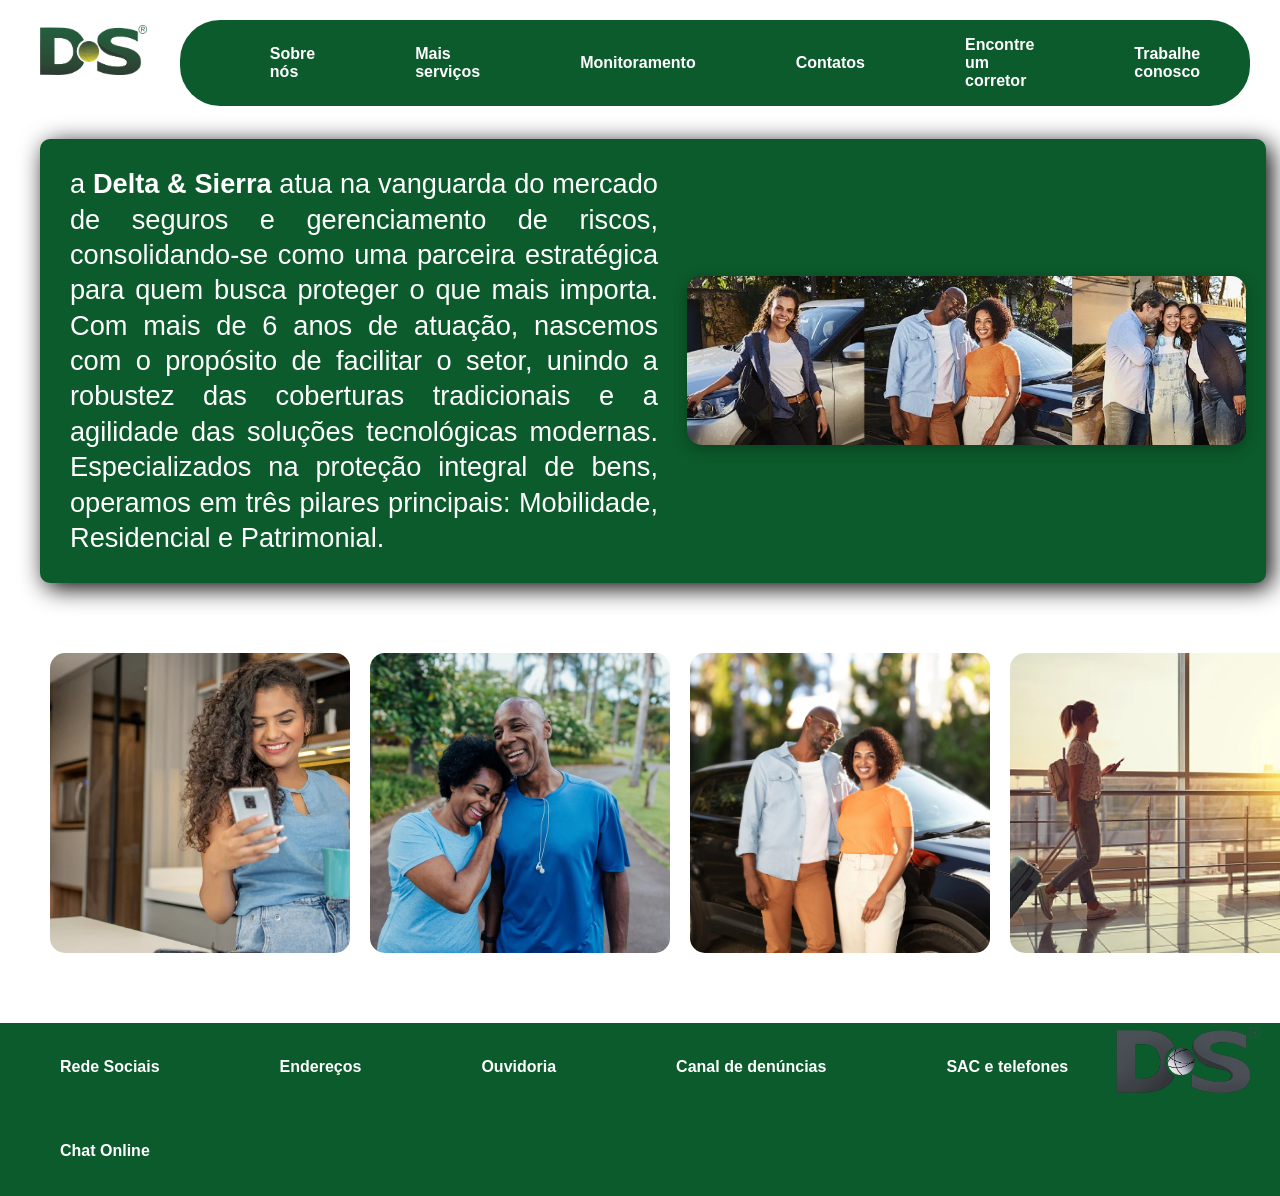
<file: index.html>
<!doctype html>
<html>
<head>
	<meta charset="utf-8">
	<title>Delta & Sierra</title>
	<link rel="stylesheet" href="style.css">
</head>
<body>
	<section>
		<div class="logo">
			<a href="index.html">
        		<img src="img/logo.png" alt="Logo Delta & Sierra">
			</a>
   		</div>
	</section>
<header>
	<ul class="navbar">
		<li><a href="sobre_nos.html">Sobre nós</a>
		</li>	
		<li><a href="mais_servicos.html">Mais serviços</a>
			<ul>
				<li><a href="seguro_residencial.html">Seguro residencial</a></li>
				<li><a href="seguro_para_veiculos.html">Seguro para veículos</a></li>
				<li><a href="seguro_para_bens.html">Seguro para bens</a></li>
			</ul>
		</li>	
		<li><a href="monitoramento.html">Monitoramento</a></li>
		<li><a href="contatos.html">Contatos</a></li>
		<li><a href="encontre_um_corretor.html">Encontre um corretor</a></li>
		<li><a href="trabalhe_conosco.html">Trabalhe conosco</a></li>
	</ul>
</header>
<main>
	<div class="banner">
        <div class="txt_banner">
            <p>a <strong>Delta & Sierra</strong> atua na vanguarda do mercado de seguros e gerenciamento de riscos, consolidando-se como uma parceira estratégica para quem busca proteger o que mais importa. Com mais de 6 anos de atuação, nascemos com o propósito de facilitar o setor, unindo a robustez das coberturas tradicionais
e a agilidade das soluções tecnológicas modernas. Especializados na proteção integral de bens, operamos em três pilares principais: Mobilidade, Residencial e Patrimonial.</p>
        </div>
        <div class="img_banner">
            <img src="img/img_menu_principal.jpg" alt="Pessoas beneficiadas pela Delta & Sierra">
        </div>
    </div>
</main>
<section>
	<div class="carrossel">
		<img src="img/carrossel_1.jpg" alt="Pessoas beneficiadas pela Delta & Sierra">
		<img src="img/carrossel_2.jpg" alt="Pessoas beneficiadas pela Delta & Sierra">
		<img src="img/carrossel_3.jpg" alt="Pessoas beneficiadas pela Delta & Sierra">
		<img src="img/carrossel_4.jpg" alt="Pessoas beneficiadas pela Delta & Sierra">
	</div>
</section>
<footer>
	<a href="#">Rede Sociais</a>
	<a href="#">Endereços</a>
	<a href="#">Ouvidoria</a>
	<a href="#">Canal de denúncias</a>
	<a href="#">SAC e telefones</a>
	<a href="#">Chat Online</a>
	<div class="logo_peb">
		<a href="index.html">
        	<img src="img/logo_peb.png" alt="Logo Delta & Sierra preto e branco">
		</a>
    </div>
</footer>
</body>
</html>
</file>
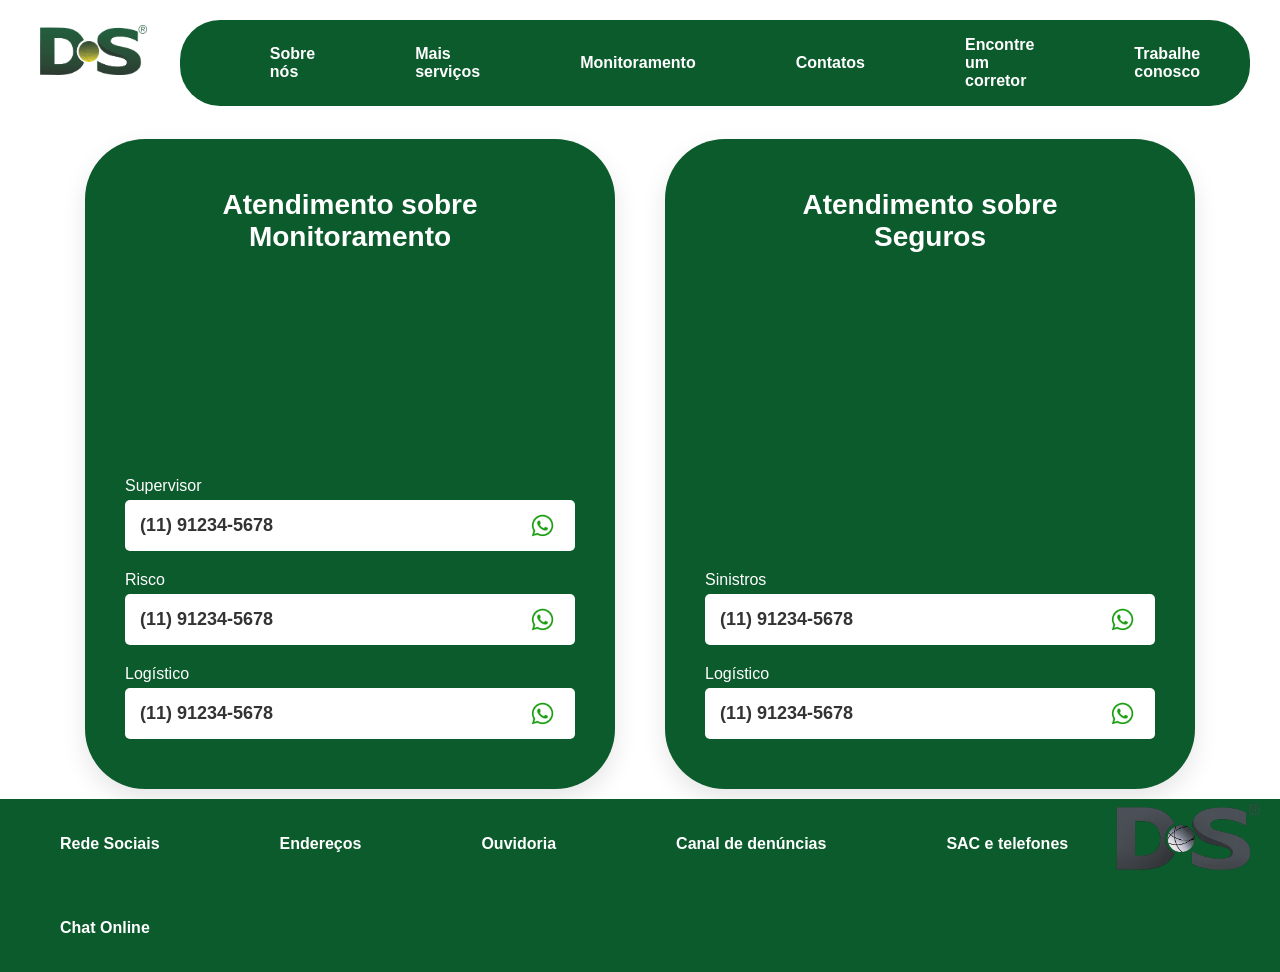
<file: contatos.html>
<!doctype html>
<html>
<head>
	<meta charset="utf-8">
	<title>Delta & Sierra</title>
	<link rel="stylesheet" href="style.css">
</head>
<body>
	<section>
		<div class="logo">
			<a href="index.html">
        		<img src="img/logo.png" alt="Logo Delta & Sierra">
			</a>
   		</div>
	</section>
<header>
	<ul class="navbar">
		<li><a href="sobre_nos.html">Sobre nós</a>
		</li>	
		<li><a href="mais_servicos.html">Mais serviços</a>
			<ul>
				<li><a href="seguro_residencial.html">Seguro residencial</a></li>
				<li><a href="seguro_para_veiculos.html">Seguro para veículos</a></li>
				<li><a href="seguro_para_bens.html">Seguro para bens</a></li>
			</ul>
		</li>	
		<li><a href="monitoramento.html">Monitoramento</a></li>
		<li><a href="contatos.html">Contatos</a></li>
		<li><a href="encontre_um_corretor.html">Encontre um corretor</a></li>
		<li><a href="trabalhe_conosco.html">Trabalhe conosco</a></li>
	</ul>
</header>
<section class="secao_atendimento">
    <div class="card_contato">
        <h3>Atendimento sobre <br> Monitoramento</h3>
        
        <div class="lista_contatos">
            <div class="item_contato">
                <span>Supervisor</span>
                <div class="campo_telefone">
                    (11) 91234-5678
                    <div class="icones_contato">
   						<img src="img/icon.png" alt="WhatsApp" class="icon">
					</div>
                </div>
            </div>

            <div class="item_contato">
                <span>Risco</span>
                <div class="campo_telefone">
                    (11) 91234-5678
                    <div class="icones_contato">
   						<img src="img/icon.png" alt="WhatsApp" class="icon">
					</div>
                </div>
            </div>

            <div class="item_contato">
                <span>Logístico</span>
                <div class="campo_telefone">
                    (11) 91234-5678
                    <div class="icones_contato">
    					<img src="img/icon.png" alt="WhatsApp" class="icon">
					</div>
                </div>
            </div>
        </div>
    </div>

    <div class="card_contato">
        <h3>Atendimento sobre <br> Seguros</h3>
        
        <div class="lista_contatos">
            <div class="item_contato">
                <span>Sinistros</span>
                <div class="campo_telefone">
                    (11) 91234-5678
                    <div class="icones_contato">
    					<img src="img/icon.png" alt="WhatsApp" class="icon">
					</div>
                </div>
            </div>

            <div class="item_contato">
                <span>Logístico</span>
                <div class="campo_telefone">
                    (11) 91234-5678
                    <div class="icones_contato">
    					<img src="img/icon.png" alt="WhatsApp" class="icon">
					</div>
                </div>
            </div>
        </div>
    </div>
</section>
<footer>
	<a href="#">Rede Sociais</a>
	<a href="#">Endereços</a>
	<a href="#">Ouvidoria</a>
	<a href="#">Canal de denúncias</a>
	<a href="#">SAC e telefones</a>
	<a href="#">Chat Online</a>
	<div class="logo_peb">
		<a href="index.html">
        	<img src="img/logo_peb.png" alt="Logo Delta & Sierra preto e branco">
		</a>
    </div>
</footer>
</body>
</html>
</file>
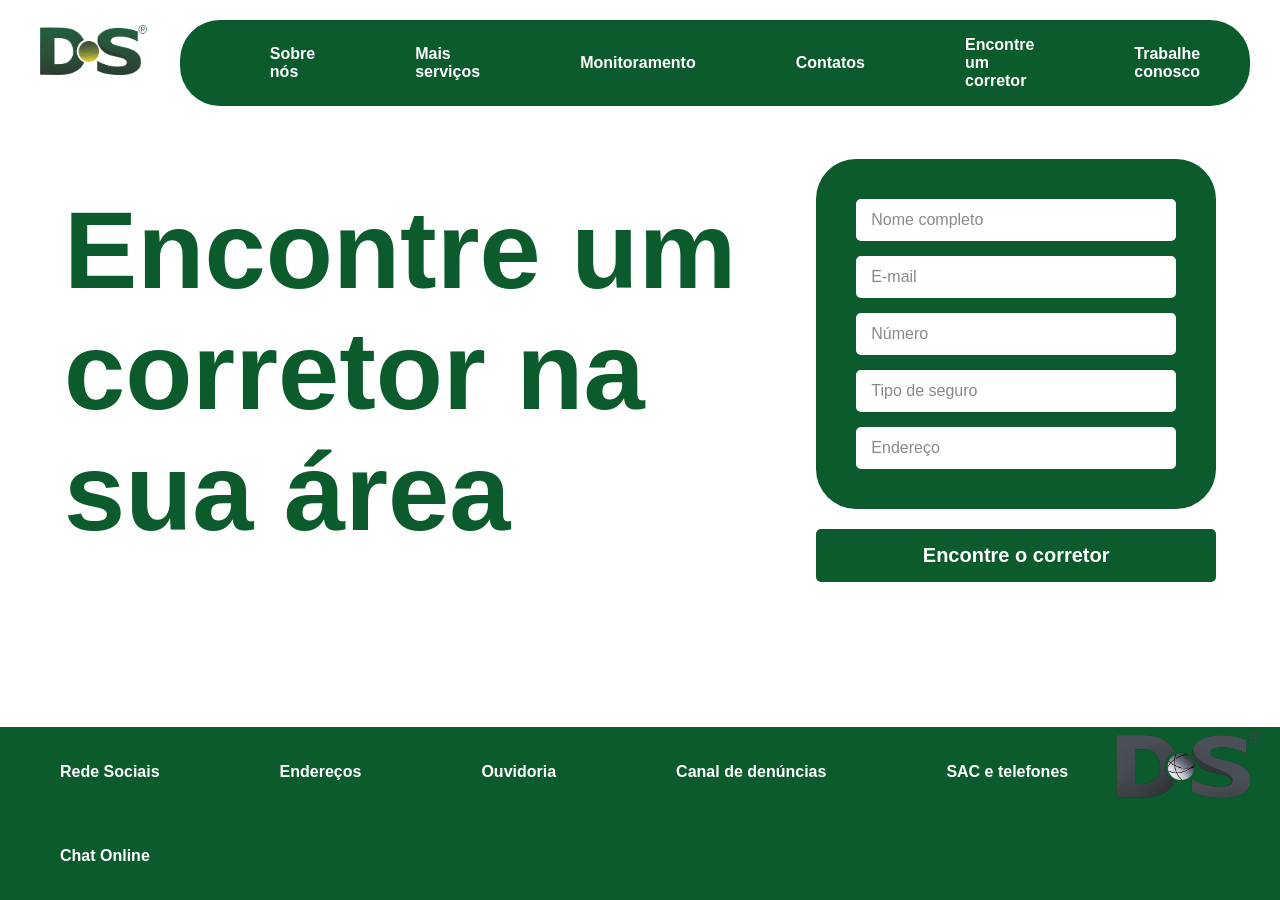
<file: encontre_um_corretor.html>
<!doctype html>
<html>
<head>
	<meta charset="utf-8">
	<title>Delta & Sierra</title>
	<link rel="stylesheet" href="style.css">
</head>
<body>
	<section>
		<div class="logo">
			<a href="index.html">
        		<img src="img/logo.png" alt="Logo Delta & Sierra">
			</a>
   		</div>
	</section>
<header>
	<ul class="navbar">
		<li><a href="sobre_nos.html">Sobre nós</a>
		</li>	
		<li><a href="mais_servicos.html">Mais serviços</a>
			<ul>
				<li><a href="seguro_residencial.html">Seguro residencial</a></li>
				<li><a href="seguro_para_veiculos.html">Seguro para veículos</a></li>
				<li><a href="seguro_para_bens.html">Seguro para bens</a></li>
			</ul>
		</li>	
		<li><a href="monitoramento.html">Monitoramento</a></li>
		<li><a href="contatos.html">Contatos</a></li>
		<li><a href="encontre_um_corretor.html">Encontre um corretor</a></li>
		<li><a href="trabalhe_conosco.html">Trabalhe conosco</a></li>
	</ul>
</header>
<section class="secao_corretor">
    <div class="titulo_corretor">
        <h2>Encontre um <br> <span>corretor na <br> sua área</span></h2>
    </div>

    <div class="container_formulario">
        <form class="card_formulario_verde">
            <input type="text" placeholder="Nome completo">
            <input type="email" placeholder="E-mail">
            <input type="tel" placeholder="Número">
            <input type="text" placeholder="Tipo de seguro">
            <input type="text" placeholder="Endereço">
        </form>
        <button type="submit" class="btn_encontrar_corretor">Encontre o corretor</button>
    </div>
</section>
<footer>
	<a href="#">Rede Sociais</a>
	<a href="#">Endereços</a>
	<a href="#">Ouvidoria</a>
	<a href="#">Canal de denúncias</a>
	<a href="#">SAC e telefones</a>
	<a href="#">Chat Online</a>
	<div class="logo_peb">
		<a href="index.html">
        	<img src="img/logo_peb.png" alt="Logo Delta & Sierra preto e branco">
		</a>
    </div>
</footer>
</body>
</html>
</file>
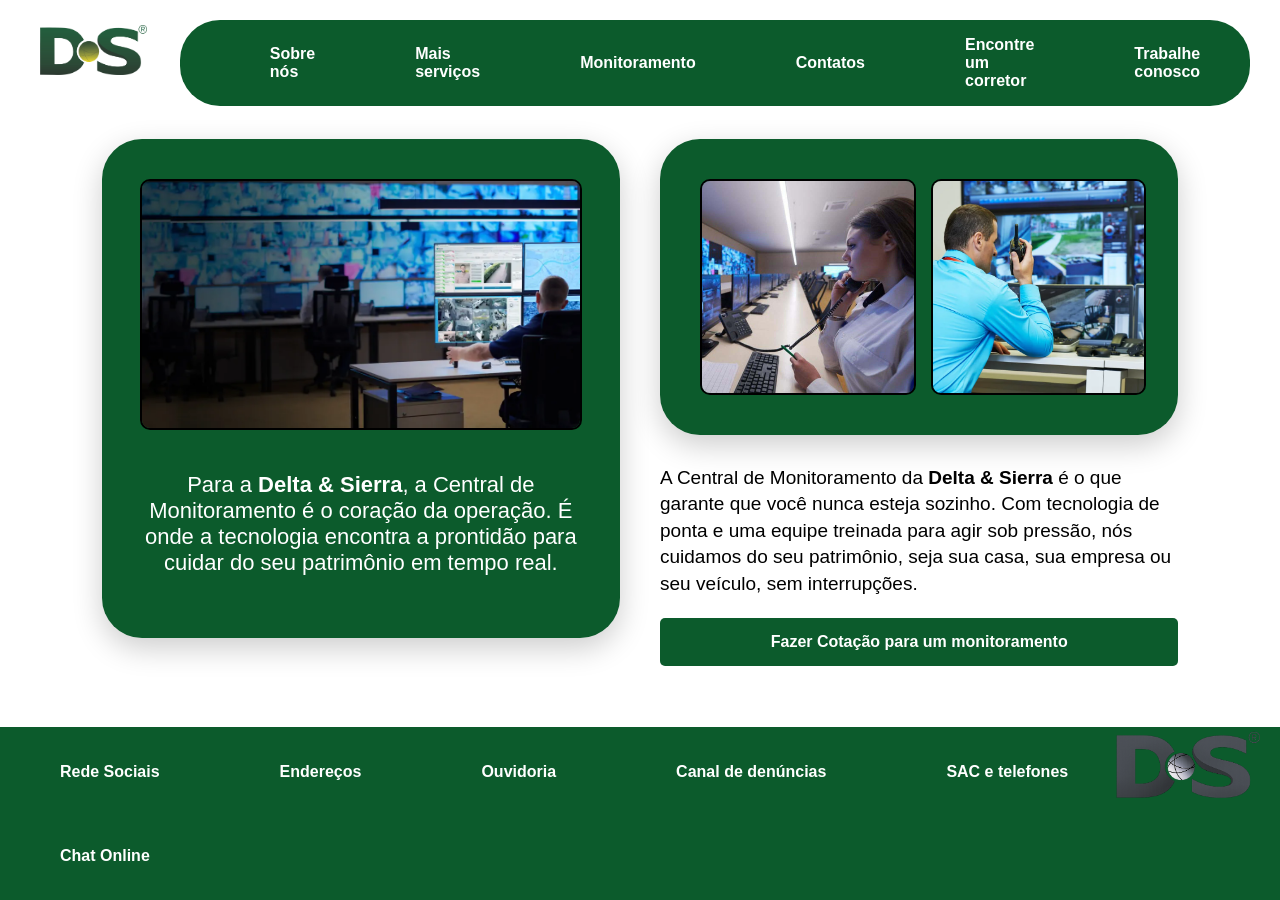
<file: monitoramento.html>
<!doctype html>
<html>
<head>
	<meta charset="utf-8">
	<title>Delta & Sierra</title>
	<link rel="stylesheet" href="style.css">
</head>
<body>
	<section>
		<div class="logo">
			<a href="index.html">
        		<img src="img/logo.png" alt="Logo Delta & Sierra">
			</a>
   		</div>
	</section>
<header>
	<ul class="navbar">
		<li><a href="sobre_nos.html">Sobre nós</a>
		</li>	
		<li><a href="mais_servicos.html">Mais serviços</a>
			<ul>
				<li><a href="seguro_residencial.html">Seguro residencial</a></li>
				<li><a href="seguro_para_veiculos.html">Seguro para veículos</a></li>
				<li><a href="seguro_para_bens.html">Seguro para bens</a></li>
			</ul>
		</li>	
		<li><a href="monitoramento.html">Monitoramento</a></li>
		<li><a href="contatos.html">Contatos</a></li>
		<li><a href="encontre_um_corretor.html">Encontre um corretor</a></li>
		<li><a href="trabalhe_conosco.html">Trabalhe conosco</a></li>
	</ul>
</header>
<main class="secao_monitoramento">
    <div class="card_monitoramento_left">
        <img src="img/central_de_monitoramento.png" class="img_card_left" alt="Central de Monitoramento">
        <p>
            Para a <strong>Delta & Sierra</strong>, a Central de Monitoramento é o coração da operação. É onde a tecnologia encontra a prontidão para cuidar do seu patrimônio em tempo real.
        </p>
    </div>

    <div class="coluna_direita_monitoramento">
        <div class="card_monitoramento_right">
            <div class="img_card_right">
                <img src="img/atendimento-1.png" alt="Atendimento">
                <img src="img/atendimento-2.png" alt="Atendimento">
            </div>
        </div>
        <p class="texto_fora_monitoramento">
            A Central de Monitoramento da <strong>Delta & Sierra</strong> é o que garante que você nunca esteja sozinho. Com tecnologia de ponta e uma equipe treinada para agir sob pressão, nós cuidamos do seu patrimônio, seja sua casa, sua empresa ou seu veículo, sem interrupções.
        </p>
        <a href="#" class="btn_cotacao_monitoramento">Fazer Cotação para um monitoramento</a>
    </div>
</main>
<footer>
	<a href="#">Rede Sociais</a>
	<a href="#">Endereços</a>
	<a href="#">Ouvidoria</a>
	<a href="#">Canal de denúncias</a>
	<a href="#">SAC e telefones</a>
	<a href="#">Chat Online</a>
	<div class="logo_peb">
		<a href="index.html">
        	<img src="img/logo_peb.png" alt="Logo Delta & Sierra preto e branco">
		</a>
    </div>
</footer>
</body>
</html>
</file>
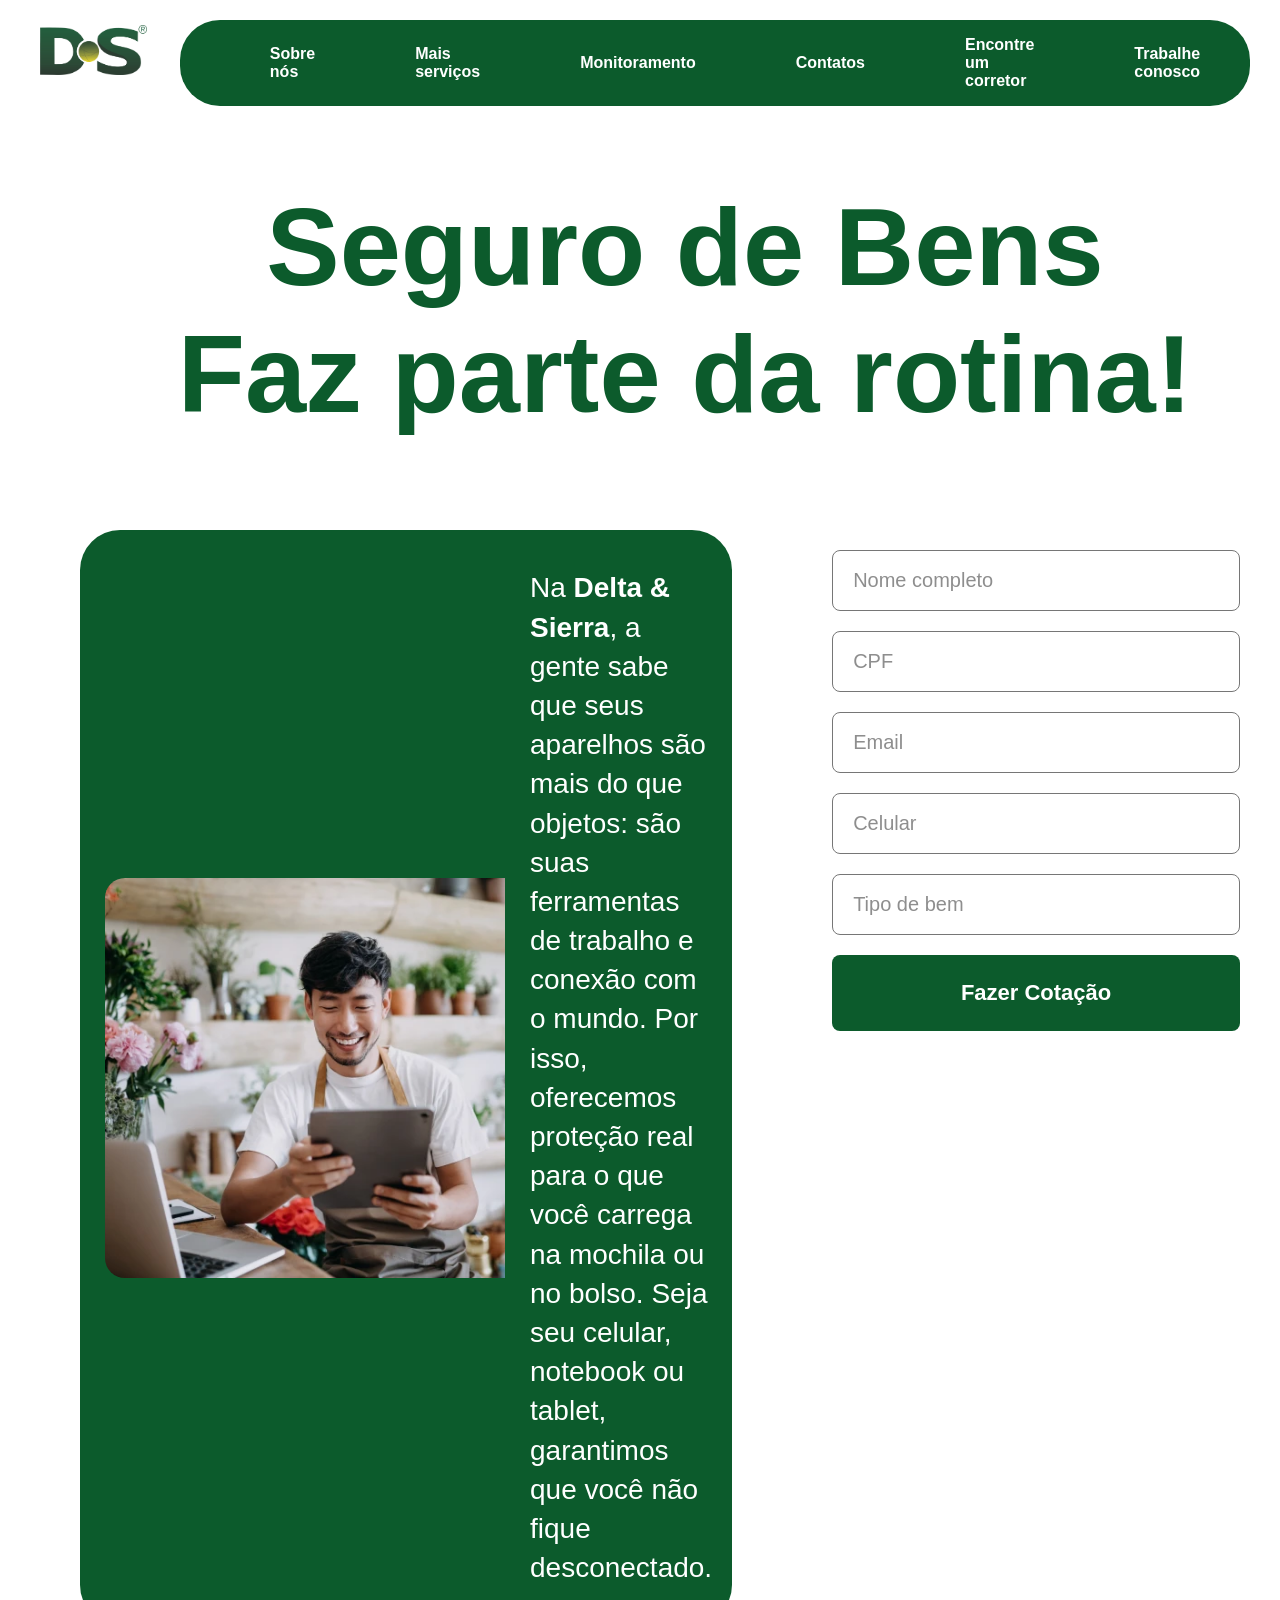
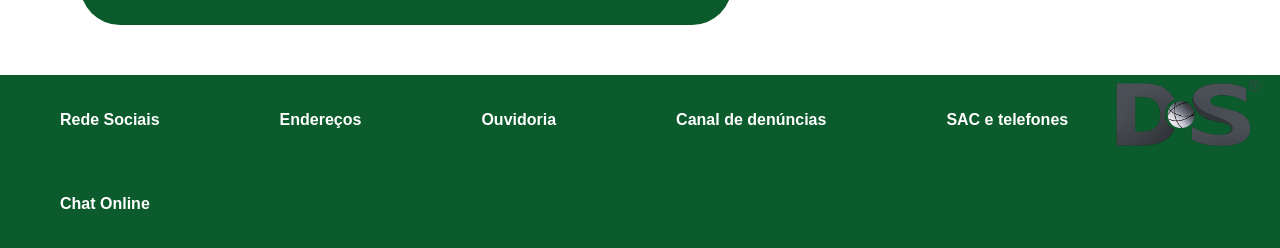
<file: seguro_para_bens.html>
<!doctype html>
<html>
<head>
	<meta charset="utf-8">
	<title>Delta & Sierra</title>
	<link rel="stylesheet" href="style.css">
</head>
<body>
	<section>
		<div class="logo">
			<a href="index.html">
        		<img src="img/logo.png" alt="Logo Delta & Sierra">
			</a>
   		</div>
	</section>
<header>
	<ul class="navbar">
		<li><a href="sobre_nos.html">Sobre nós</a>
		</li>	
		<li><a href="mais_servicos.html">Mais serviços</a>
			<ul>
				<li><a href="seguro_residencial.html">Seguro residencial</a></li>
				<li><a href="seguro_para_veiculos.html">Seguro para veículos</a></li>
				<li><a href="seguro_para_bens.html">Seguro para bens</a></li>
			</ul>
		</li>	
		<li><a href="monitoramento.html">Monitoramento</a></li>
		<li><a href="contatos.html">Contatos</a></li>
		<li><a href="encontre_um_corretor.html">Encontre um corretor</a></li>
		<li><a href="trabalhe_conosco.html">Trabalhe conosco</a></li>
	</ul>
</header>
<main>
	<div class="title_seguros">
		<h1>Seguro de Bens<br>Faz parte da rotina!
</h1>
	</div>
</main>
<section>
	<div class="seguro">
		<div class="box_text">
			<img class="box_text_img_seguros" src="img/seguro_bens.png" alt="Seguro de bens">
			<p>Na <strong>Delta & Sierra</strong>, a gente sabe que seus aparelhos são mais do que objetos: são suas ferramentas de trabalho e conexão com o mundo. Por isso, oferecemos proteção real para o que você carrega na mochila ou no bolso. Seja seu celular, notebook ou tablet, garantimos que você não fique desconectado.</p>
		</div>
		<form class="forms">
			<input type="text" placeholder="Nome completo" required>
   	 		<input type="text" placeholder="CPF" required>
    		<input type="email" placeholder="Email" required>
    		<input type="tel" placeholder="Celular" required>
   			<input type="text" placeholder="Tipo de bem" required>
			<button type="submit" class="forms_bottom">Fazer Cotação</button>
		</form>
	</div>
</section>
<footer>
	<a href="#">Rede Sociais</a>
	<a href="#">Endereços</a>
	<a href="#">Ouvidoria</a>
	<a href="#">Canal de denúncias</a>
	<a href="#">SAC e telefones</a>
	<a href="#">Chat Online</a>
	<div class="logo_peb">
		<a href="index.html">
        	<img src="img/logo_peb.png" alt="Logo Delta & Sierra preto e branco">
		</a>
    </div>
</footer>
</body>
</html>
</file>
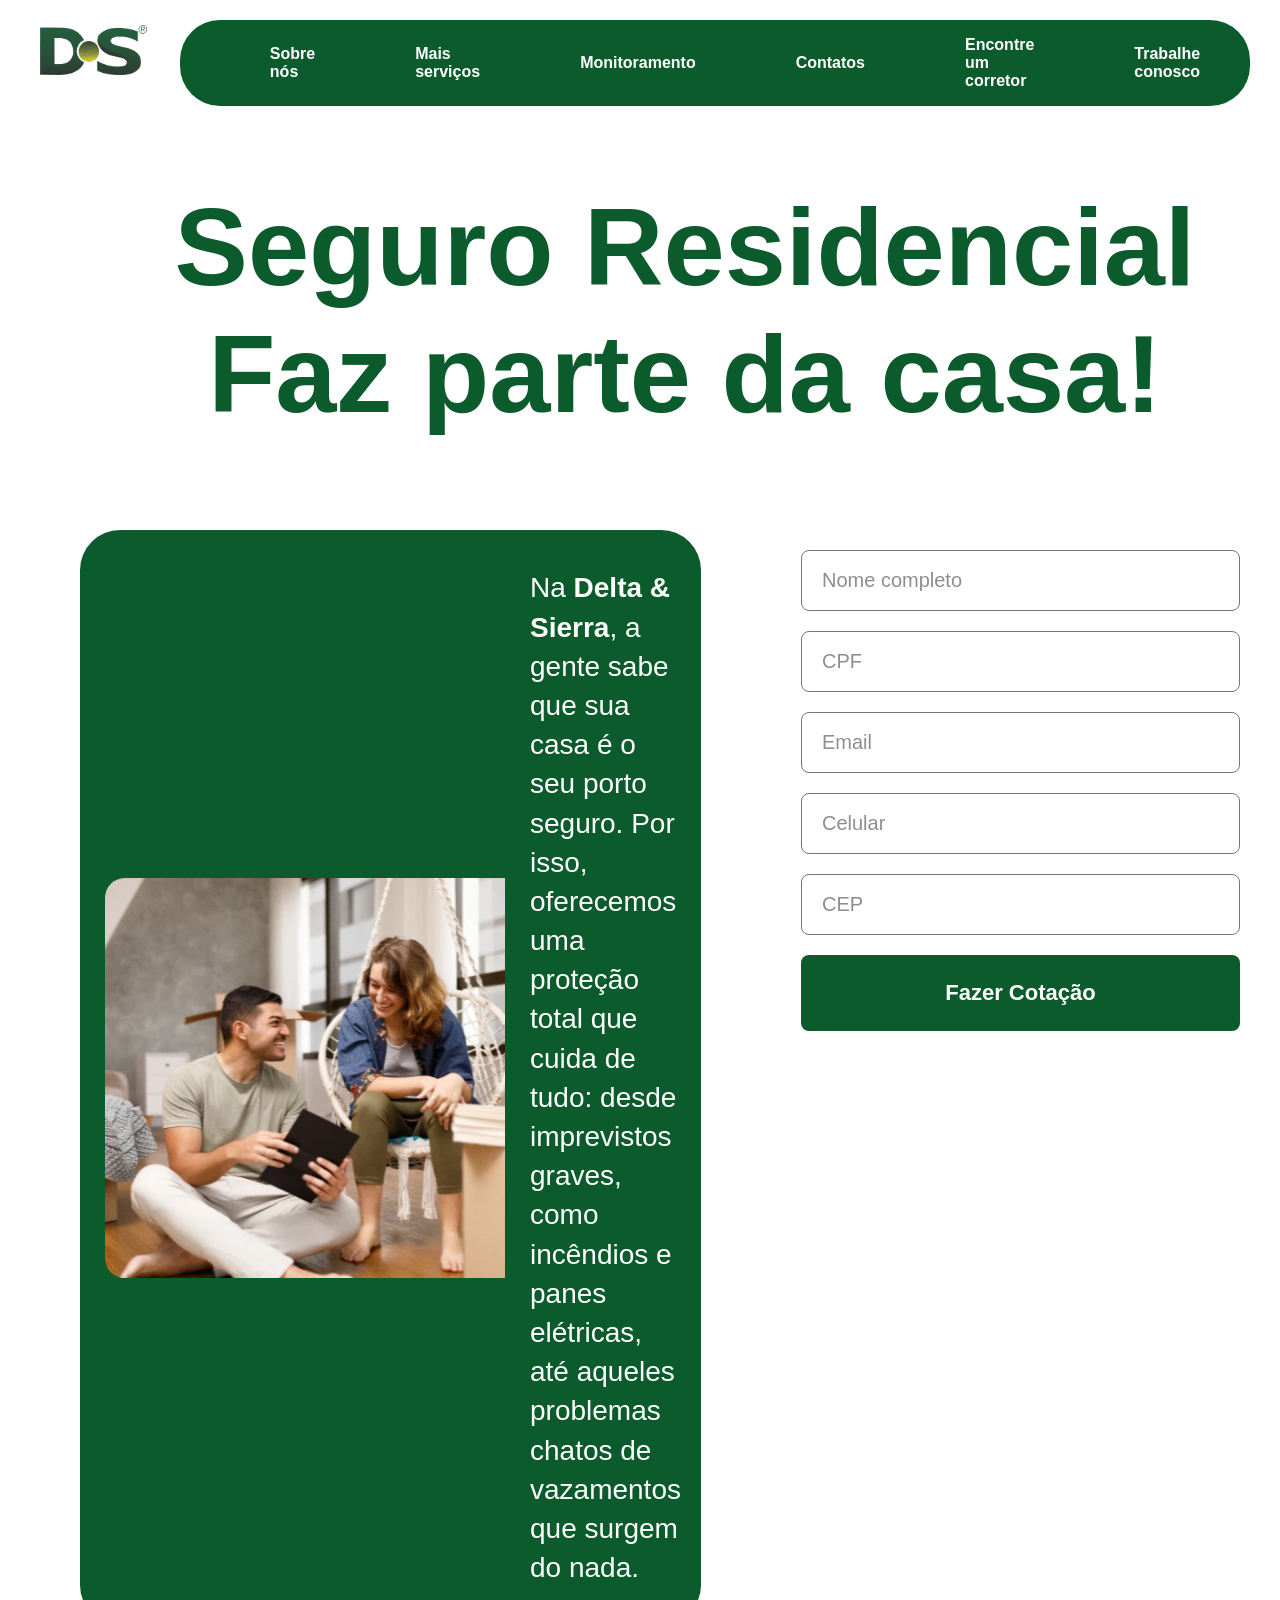
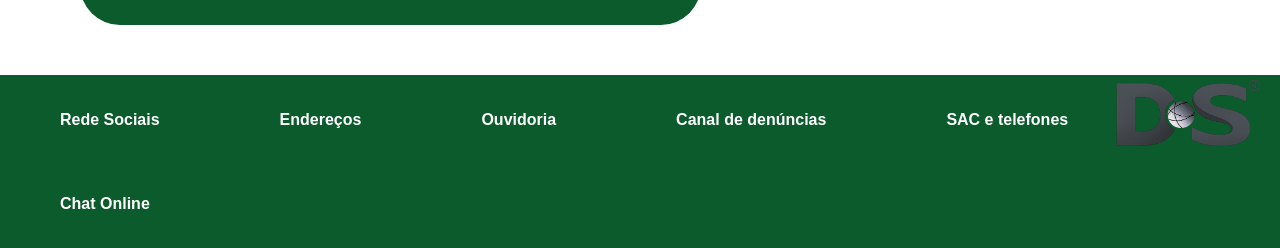
<file: seguro_residencial.html>
<!doctype html>
<html>
<head>
	<meta charset="utf-8">
	<title>Delta & Sierra</title>
	<link rel="stylesheet" href="style.css">
</head>
<body>
	<section>
		<div class="logo">
			<a href="index.html">
        		<img src="img/logo.png" alt="Logo Delta & Sierra">
			</a>
   		</div>
	</section>
<header>
	<ul class="navbar">
		<li><a href="sobre_nos.html">Sobre nós</a>
		</li>	
		<li><a href="mais_servicos.html">Mais serviços</a>
			<ul>
				<li><a href="seguro_residencial.html">Seguro residencial</a></li>
				<li><a href="seguro_para_veiculos.html">Seguro para veículos</a></li>
				<li><a href="seguro_para_bens.html">Seguro para bens</a></li>
			</ul>
		</li>	
		<li><a href="monitoramento.html">Monitoramento</a></li>
		<li><a href="contatos.html">Contatos</a></li>
		<li><a href="encontre_um_corretor.html">Encontre um corretor</a></li>
		<li><a href="trabalhe_conosco.html">Trabalhe conosco</a></li>
	</ul>
</header>
<main>
	<div class="title_seguros">
		<h1>Seguro Residencial<br>Faz parte da casa!</h1>
	</div>
</main>
<section>
	<div class="seguro">
		<div class="box_text">
			<img class="box_text_img_seguros" src="img/seguro_residencial.png" alt="Seguro de imóveis">
			<p>Na <strong>Delta & Sierra</strong>, a gente sabe que sua casa é o seu porto seguro. Por isso, oferecemos uma proteção total que cuida de tudo: desde imprevistos graves, como incêndios e panes elétricas, até aqueles problemas chatos de vazamentos que surgem do nada.</p>
		</div>
		<form class="forms">
			<input type="text" placeholder="Nome completo" required>
   	 		<input type="text" placeholder="CPF" required>
    		<input type="email" placeholder="Email" required>
    		<input type="tel" placeholder="Celular" required>
   			<input type="text" placeholder="CEP" required>
			<button type="submit" class="forms_bottom">Fazer Cotação</button>
		</form>
	</div>
</section>
<footer>
	<a href="#">Rede Sociais</a>
	<a href="#">Endereços</a>
	<a href="#">Ouvidoria</a>
	<a href="#">Canal de denúncias</a>
	<a href="#">SAC e telefones</a>
	<a href="#">Chat Online</a>
	<div class="logo_peb">
		<a href="index.html">
        	<img src="img/logo_peb.png" alt="Logo Delta & Sierra preto e branco">
		</a>
    </div>
</footer>
</body>
</html>
</file>
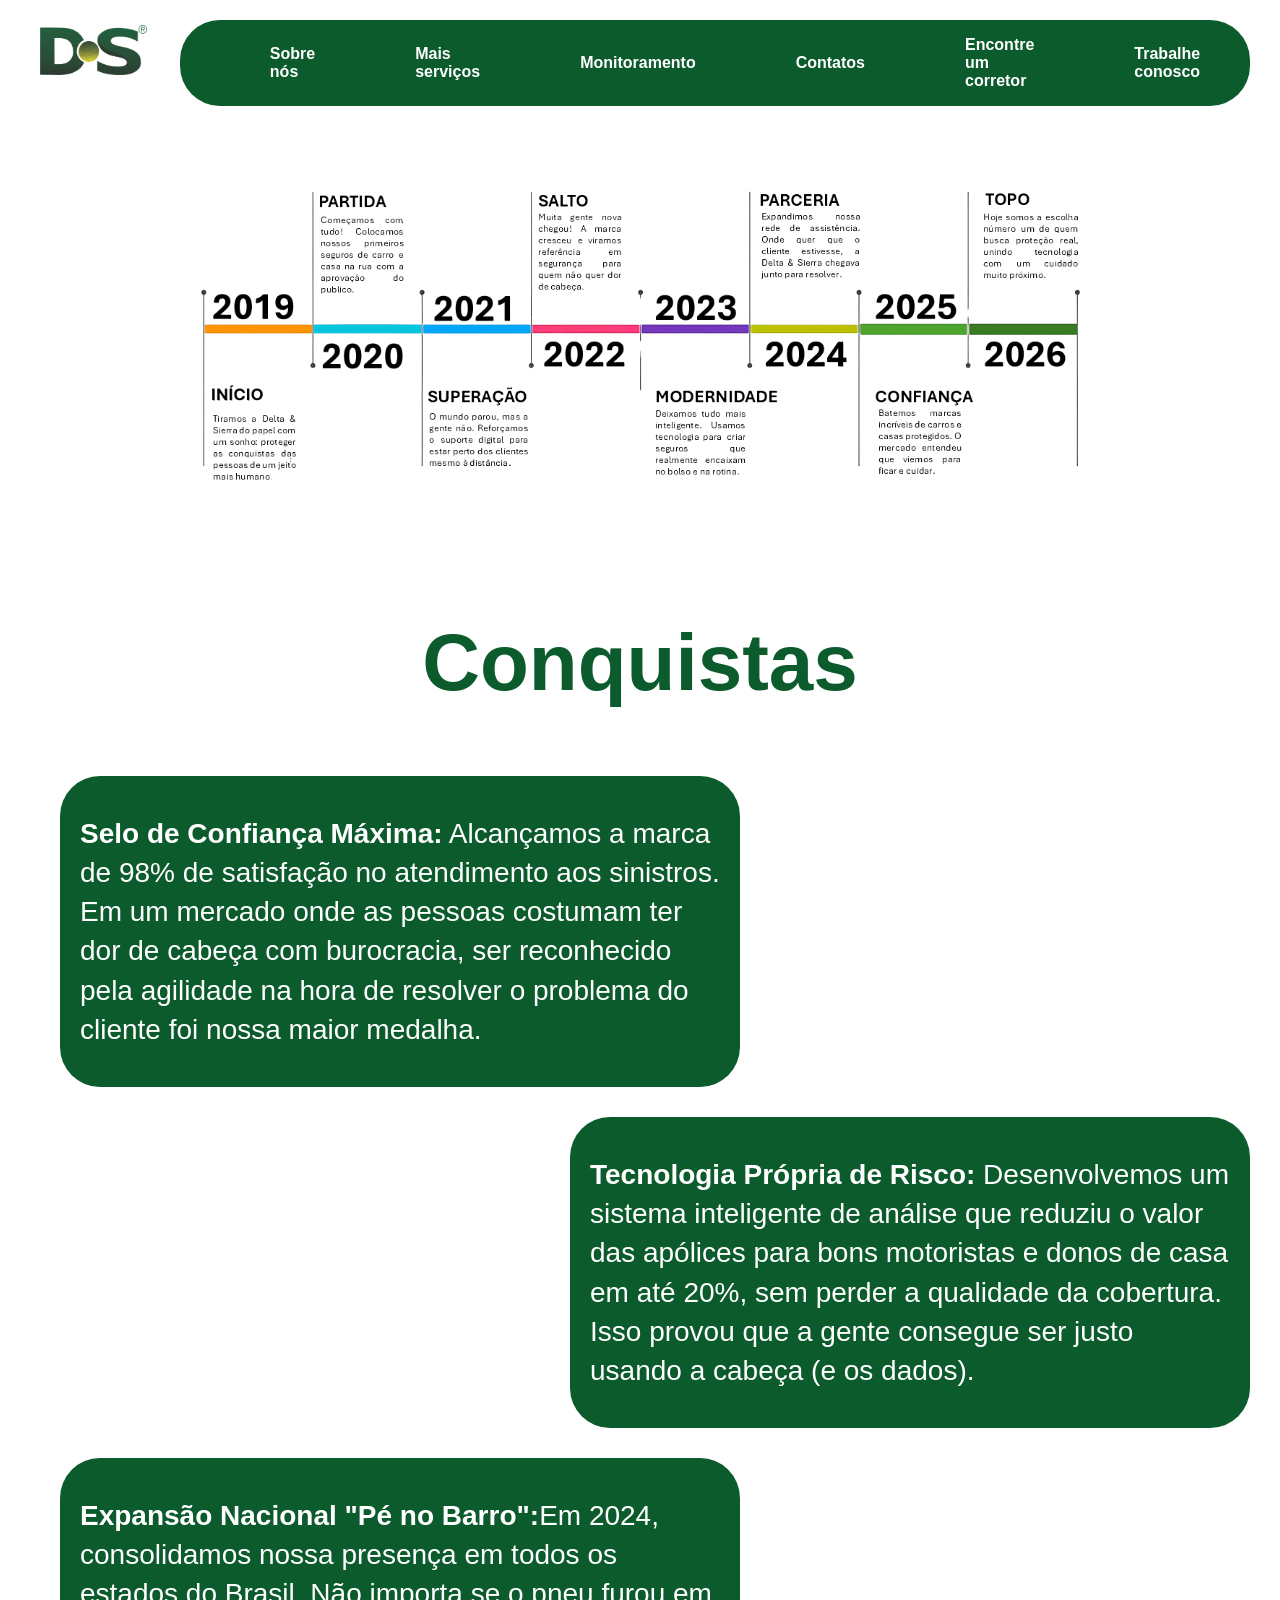
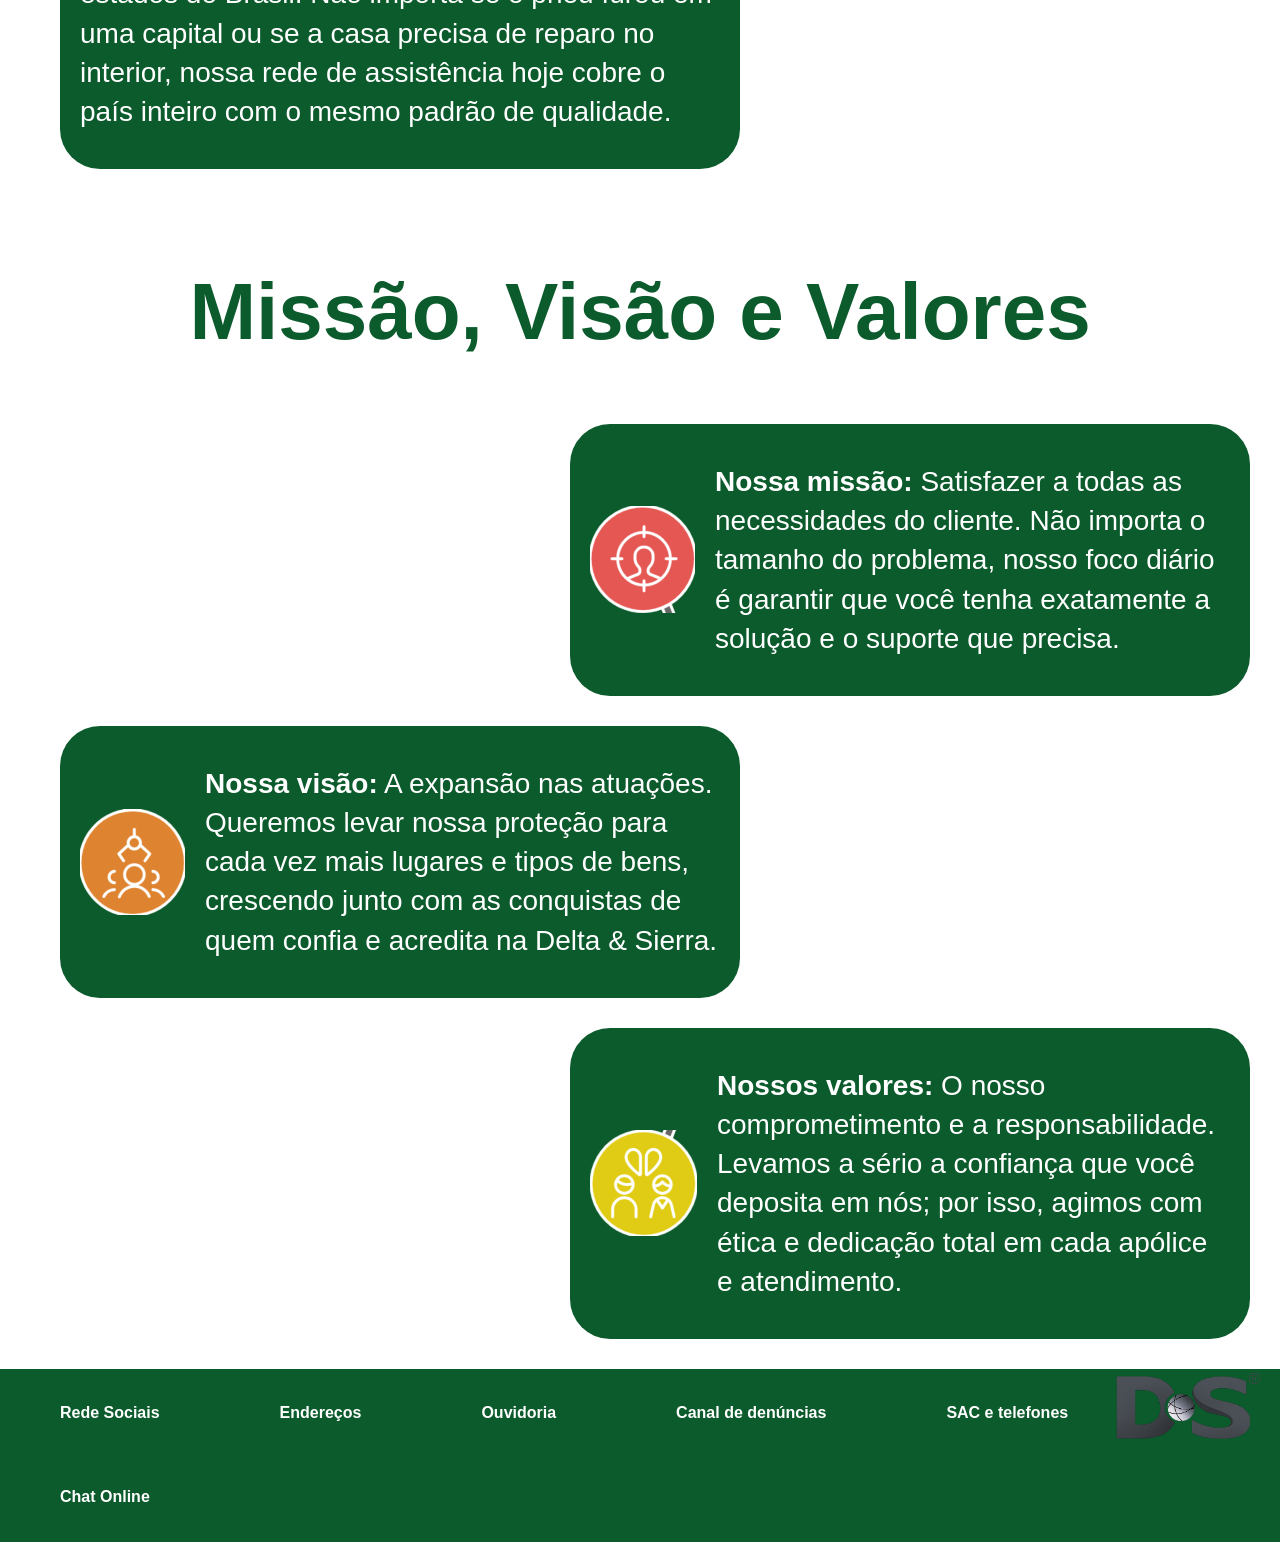
<file: sobre_nos.html>
<!doctype html>
<html>
<head>
	<meta charset="utf-8">
	<title>Delta & Sierra</title>
	<link rel="stylesheet" href="style.css">
</head>
<body>
	<section>
		<div class="logo">
			<a href="index.html">
        		<img src="img/logo.png" alt="Logo Delta & Sierra">
			</a>
   		</div>
	</section>
<header>
	<ul class="navbar">
		<li><a href="sobre_nos.html">Sobre nós</a>
		</li>	
		<li><a href="mais_servicos.html">Mais serviços</a>
			<ul>
				<li><a href="seguro_residencial.html">Seguro residencial</a></li>
				<li><a href="seguro_para_veiculos.html">Seguro para veículos</a></li>
				<li><a href="seguro_para_bens.html">Seguro para bens</a></li>
			</ul>
		</li>	
		<li><a href="monitoramento.html">Monitoramento</a></li>
		<li><a href="contatos.html">Contatos</a></li>
		<li><a href="encontre_um_corretor.html">Encontre um corretor</a></li>
		<li><a href="trabalhe_conosco.html">Trabalhe conosco</a></li>
	</ul>
</header>
<main>
	<img class="linha_do_tempo" src="img/linha_do_tempo.png" alt="Linha do tempo da Delta & Sierra">
</main>
<section>
	<h1 class="title">Conquistas</h1>
	<div class="box_text">
		<p><strong>Selo de Confiança Máxima:</strong> Alcançamos a marca de 98% de satisfação no atendimento aos sinistros. Em um mercado onde as pessoas costumam ter dor de cabeça com burocracia, ser reconhecido pela agilidade na hora de resolver o problema do cliente foi nossa maior medalha.</p>
	</div>
	<div class="box_text_right">
		<p><strong>Tecnologia Própria de Risco:</strong> Desenvolvemos um sistema inteligente de análise que reduziu o valor das apólices para bons motoristas e donos de casa em até 20%, sem perder a qualidade da cobertura. Isso provou que a gente consegue ser justo usando a cabeça (e os dados).</p>
	</div>
	<div class="box_text">
		<p><strong>Expansão Nacional "Pé no Barro":</strong>Em 2024, consolidamos nossa presença em todos os estados do Brasil. Não importa se o pneu furou em uma capital ou se a casa precisa de reparo no interior, nossa rede de assistência hoje cobre o país inteiro com o mesmo padrão de qualidade.
	</div>
</section>
<section>
	<h1 class="title">Missão, Visão e Valores</h1>
	<div class="box_text_right">
		<img class="box_text_img" src="img/missão.png" alt="Missão icone">
		<p><strong>Nossa missão:</strong> Satisfazer a todas as necessidades do cliente. Não importa o tamanho do problema, nosso foco diário é garantir que você tenha exatamente a solução e o suporte que precisa.</p>
	</div>
	<div class="box_text">
		<img class="box_text_img" src="img/visão.png" alt="Visão icone">
		<p><strong>Nossa visão:</strong> A expansão nas atuações. Queremos levar nossa proteção para cada vez mais lugares e tipos de bens, crescendo junto com as conquistas de quem confia e acredita na Delta & Sierra.</p>
	</div>
	<div class="box_text_right">
		<img class="box_text_img" src="img/valores.png" alt="Valores icone">
		<p><strong>Nossos valores:</strong> O nosso comprometimento e a responsabilidade. Levamos a sério a confiança que você deposita em nós; por isso, agimos com ética e dedicação total em cada apólice e atendimento.</p>
	</div>
</section>
<footer>
	<a href="#">Rede Sociais</a>
	<a href="#">Endereços</a>
	<a href="#">Ouvidoria</a>
	<a href="#">Canal de denúncias</a>
	<a href="#">SAC e telefones</a>
	<a href="#">Chat Online</a>
	<div class="logo_peb">
		<a href="index.html">
        	<img src="img/logo_peb.png" alt="Logo Delta & Sierra preto e branco">
		</a>
    </div>
</footer>
</body>
</html>
</file>
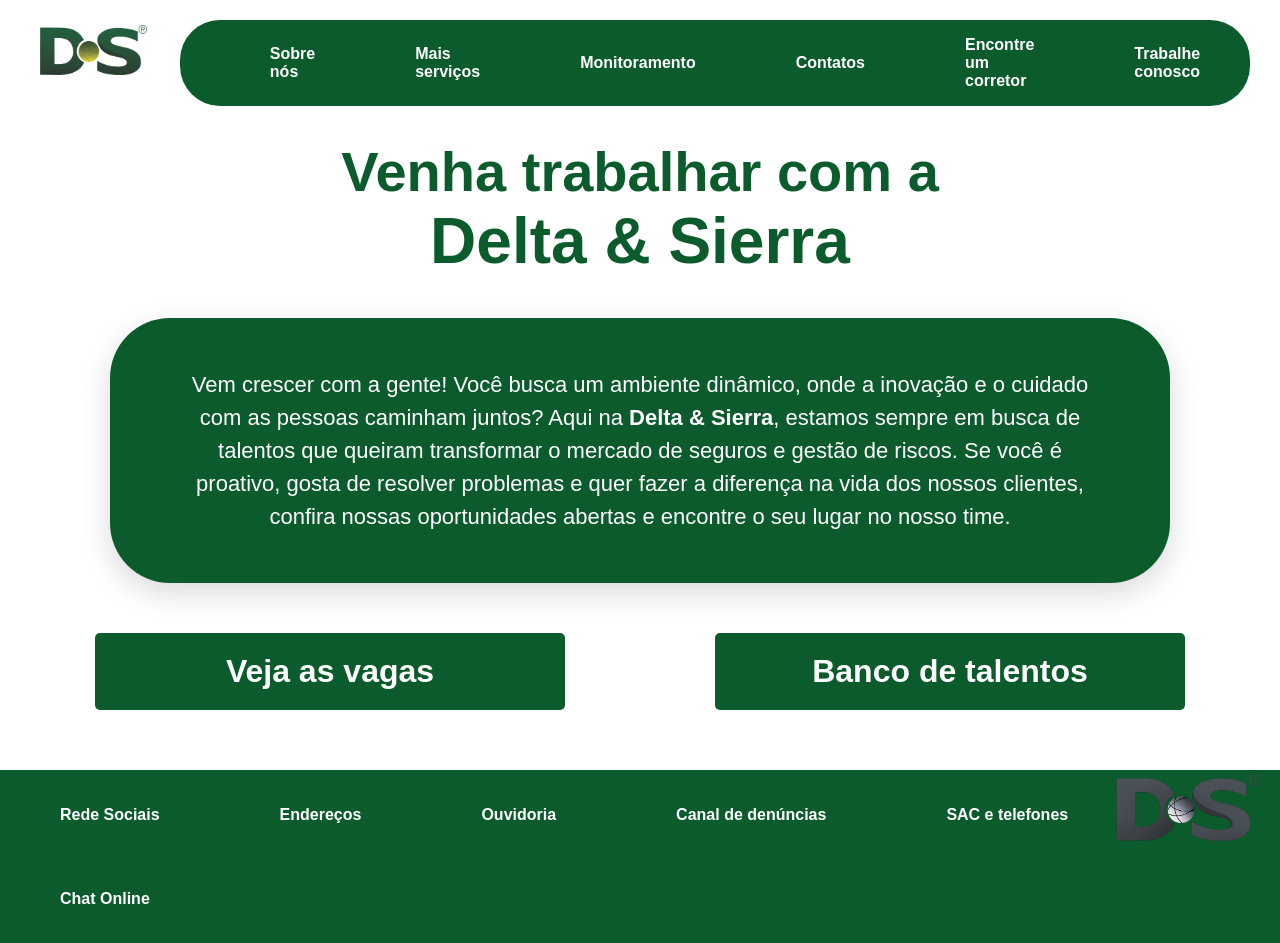
<file: trabalhe_conosco.html>
<!doctype html>
<html>
<head>
	<meta charset="utf-8">
	<title>Delta & Sierra</title>
	<link rel="stylesheet" href="style.css">
</head>
<body>
	<section>
		<div class="logo">
			<a href="index.html">
        		<img src="img/logo.png" alt="Logo Delta & Sierra">
			</a>
   		</div>
	</section>
<header>
	<ul class="navbar">
		<li><a href="sobre_nos.html">Sobre nós</a>
		</li>	
		<li><a href="mais_servicos.html">Mais serviços</a>
			<ul>
				<li><a href="seguro_residencial.html">Seguro residencial</a></li>
				<li><a href="seguro_para_veiculos.html">Seguro para veículos</a></li>
				<li><a href="seguro_para_bens.html">Seguro para bens</a></li>
			</ul>
		</li>	
		<li><a href="monitoramento.html">Monitoramento</a></li>
		<li><a href="contatos.html">Contatos</a></li>
		<li><a href="encontre_um_corretor.html">Encontre um corretor</a></li>
		<li><a href="trabalhe_conosco.html">Trabalhe conosco</a></li>
	</ul>
</header>
<section class="secao_trabalhe_conosco">
    <h2 class="titulo_trabalhe">Venha trabalhar com a <br> <span>Delta & Sierra</span></h2>
    
    <div class="card_texto_trabalhe">
        <p>
            Vem crescer com a gente! Você busca um ambiente dinâmico, onde a inovação e o cuidado com as pessoas caminham juntos? Aqui na <strong>Delta & Sierra</strong>, estamos sempre em busca de talentos que queiram transformar o mercado de seguros e gestão de riscos. Se você é proativo, gosta de resolver problemas e quer fazer a diferença na vida dos nossos clientes, confira nossas oportunidades abertas e encontre o seu lugar no nosso time.
        </p>
    </div>

    <div class="container_botoes_trabalhe">
        <a href="#" class="btn_trabalhe">Veja as vagas</a>
        <a href="#" class="btn_trabalhe">Banco de talentos</a>
    </div>
</section>
<footer>
	<a href="#">Rede Sociais</a>
	<a href="#">Endereços</a>
	<a href="#">Ouvidoria</a>
	<a href="#">Canal de denúncias</a>
	<a href="#">SAC e telefones</a>
	<a href="#">Chat Online</a>
	<div class="logo_peb">
		<a href="index.html">
        	<img src="img/logo_peb.png" alt="Logo Delta & Sierra preto e branco">
		</a>
    </div>
</footer>
</body>
</html>
</file>
<file: style.css>
@charset "utf-8";

html, body {
    height: 100%;
    margin: 0;
}

body {
	font-family: Arial, Helvetica, sans-serif;
	margin: 0;
    padding: 0;
	display: flex;
    flex-direction: column;
}

header {
	background-color: #0C5B2C;
	top: 20px;
	position: absolute;
	width: calc(100% - 210px);
	left: 180px;
	border-radius: 40px;
	z-index: 10;
}

.logo {
	position: relative;
	display: inline-flex;
}

.logo img {
    height: 50px;
    width: auto;
	padding: 25px 0 0 40px;
}

.navbar {
	display: flex;
	justify-content: center;
	list-style: none;
}

.navbar a{
	color: white;
	font-weight: 700;
	text-decoration: none;
}

.navbar li{
	position: relative;
	margin: 0;
	display: flex;
	align-items: stretch;
}

.navbar > li > a{
	color: white;
    font-weight: 700;
    text-decoration: none;
    display: flex;
    align-items: center;
    justify-content: center;
    padding: 0px 50px;
    height: 100%;
    min-height: 30px;
	transition: all 0.2s ease; 
    border-radius: 0;
}

.navbar > li:hover > a {
	background-color: #17b355;
    color: black;
	border-radius: 40px; 
    transition: none;
}

.navbar li:hover > ul {
    display: block;
}

.navbar ul {
	overflow: hidden;
    border-radius: 10px;
	display: none;
	position: absolute;
	text-align: left;
	font-size: 13px;
	top: 100%;
    left: 50%;
    transform: translateX(-50%);
	background-color: #0C5B2C;
	padding: 0;
	margin: 0;
	min-width: 200px;
	width: max-content;
	overflow: hidden;
	z-index: 1000;
}

.navbar ul li { 
	width: 100%;
	list-style: none;
}

.navbar ul li a {
	display: block;
    height: auto;
    min-height: 0;
    border-radius: 0;
    width: 100%;
    padding: 15px 20px;
    text-align: left;
    white-space: nowrap;
    box-sizing: border-box;
}

.navbar ul li a:hover {
	background-color: #17b355;
}

main {
	flex: 1;
}

h2, h3 {
	margin: 0 0 5px 0;
}

.banner {
	max-width: 95%;
	padding: 0.1px 10px 0.1px 10px;
	margin: 60px 0px 50px 40px;
	background-color: #0C5B2C;
	border-radius: 10px;
	box-shadow: 5px 5px 25px 0;
	flex: 1;
	justify-content: center;
    display: flex;
    align-items: center;
    gap: 0px;
	padding-right: 0;
	overflow: hidden;
}

.txt_banner {
	color: white;
    flex: 1;
	font-size: 1.7rem;
	line-height: 1.3;
    max-width: 100%;
	padding-left: 20px;
	text-align: justify;
}

.img_banner {
    flex: 1;
    max-width: 50%;
	display: flex;
	justify-content: flex-end;
	max-width: none;
	padding-right: 20px;
}

.img_banner img {
    width: 95%;
    border-radius: 15px;
	box-shadow: 0 4px 15px rgba(0,0,0,0.3);
}

.carrossel {
	display: flex;
	align-items: center;
	width: 100%;
	padding: 20px 50px;
	gap: 20px;
	flex: 1;
	max-width: none;
	overflow-x: auto;
    scroll-behavior: smooth;
	box-sizing: border-box;
}

.carrossel img {
	flex: 0 0 calc(25vw - 45px);
    aspect-ratio: 1 / 1;
    object-fit: cover;
    width: 300px;
    height: 300px;
	align-self: center;
    flex-shrink: 0;
	border-radius: 15px;
	margin: 0 0 50px 0;
}

.title{
	text-align: center;
	font-size: 80px;
	color: #0C5B2C;
	font-weight: bold;
}

.linha_do_tempo {
	width: 70%;
	display: flex;
	align-items: center;
	justify-content: center;
	margin: 40px auto;
	padding: 60px 0 30px 0;
}

.box_text, .box_text_right{
	display: flex;
	align-items: center;
	color: white;
	background-color: #0C5B2C;
	border-radius: 40px;
	margin: 0 0 30px 60px;
	padding: 10px 20px;
	line-height: 1.4;
    font-size: 28px;
	max-width: 50%;
	flex: 1;
}

.box_text_right{
	margin: 30px 30px 30px auto;
}

.box_text_img{
	flex-shrink: 0;
	padding-right: 20px;
}

.list_seguro {
    display: flex;
    justify-content: space-between;
    align-items: stretch;
    padding: 60px 5%;
    gap: 30px;
    width: 100%;
    box-sizing: border-box;
}

.list_seguro div {
    flex: 1;
    max-width: 30%;
    background-color: #0C5B2C;
    border-radius: 40px;
    padding: 30px;
    display: flex;
    flex-direction: column;
    align-items: center;
    text-align: center;
}

.list_seguro img {
    width: 100%;
    max-width: 350px;
    height: auto;
    border-radius: 30px;
    margin-bottom: 20px;
    transition: transform 0.3s ease;
}

.list_seguro img:hover {
    transform: scale(1.05);
}

.list_seguro a {
    color: white;
    text-decoration: none;
    font-weight: bold;
    font-size: 22px;
}

.box_text_vertical {
    background-color: #0C5B2C;
    color: white;
    border-radius: 40px;
    padding: 40px;
    flex: 1;
    max-width: 30%;
    display: flex;
    flex-direction: column;
    align-items: center;
    text-align: center;
    box-shadow: 0 4px 20px rgba(0,0,0,0.3);
}

.box_text_vertical img {
    width: 520px;
    height: auto;
    margin-bottom: 25px;
}

.box_text_vertical h3 {
    font-size: 42px;
    margin-bottom: 15px;
    font-weight: bold;
}

.box_text_vertical p {
    font-size: 20px;
    line-height: 1.5;
    margin: 0;
}

.seguro {
	display: flex;
    justify-content: space-around;
    align-items: flex-start;
    padding: 20px;
    gap: 80px;
}

.title_seguros {
	color: #0C5B2C;  
	font-size: 55px;
	text-align: center;
	padding: 30px 0 0 90px;
}

.box_text_img_seguros{
	height: 400px;
	margin: 5px;
	padding: 0 20px 0 0;
	border-radius: 20px;
}

.forms {
	display: flex;
    flex-direction: column;
    gap: 20px;
    width: 100%;
	flex: 1;
    max-width: 50%;
    position: static;
    margin: 20px;
}

.forms input {
	padding: 18px 20px;    
    font-size: 20px;        
    border: 1px solid #767676;
    border-radius: 8px;
    width: 100%;
    box-sizing: border-box;
}

.forms input::placeholder {
    color: #8e8e8e;
}

.forms_bottom {
	background-color: #0C5B2C;
    color: white;
    padding: 25px;
    font-size: 22px;
    font-weight: bold;
    border: none;
    border-radius: 8px;
    cursor: pointer;
    width: 100%;
    transition: 0.3s;
}

.forms_bottom:hover {
    background-color: #17b355;
}

.secao_monitoramento {
    display: flex;
    justify-content: center;
    align-items: flex-start;
    gap: 40px;
    padding: 60px 5%;
    width: 100%;
    box-sizing: border-box;
}

.card_monitoramento_left, 
.card_monitoramento_right {
    background-color: #0C5B2C;
    border-radius: 40px;
    padding: 40px;
    box-shadow: 0 10px 30px rgba(0,0,0,0.2);
    box-sizing: border-box;
	font-size: 22px;
}

.card_monitoramento_left {
    flex: 1;
    max-width: 45%;
    display: flex;
    flex-direction: column;
    align-items: center;
    text-align: center;
    color: white;
}

.img_card_left {
    width: 100%;
    height: auto;
    border: 2px solid #000;
    border-radius: 10px;
    margin-bottom: 20px;
}

.coluna_direita_monitoramento {
    flex: 1;
    max-width: 45%;
    display: flex;
    flex-direction: column;
}

.card_monitoramento_right {
    width: 100%;
    display: flex;
    justify-content: center;
    margin-bottom: 20px;
}

.img_card_right {
    display: flex;
    gap: 15px;
    width: 100%;
}

.img_card_right img {
    width: calc(50% - 7.5px);
    height: auto;
    border: 2px solid #000;
    border-radius: 10px;
}

.texto_fora_monitoramento {
    color: #000;
    font-size: 19px;
    line-height: 1.4;
    text-align: left;
    margin: 10px 0 20px 0;
}

.btn_cotacao_monitoramento {
    display: block;
    background-color: #0C5B2C;
    color: white;
    text-decoration: none;
    font-weight: bold;
    padding: 15px;
    text-align: center;
    border-radius: 5px;
    transition: background 0.3s;
}

.btn_cotacao_monitoramento:hover {
    background-color: #17b355;
}

.secao_atendimento {
    display: flex;
    justify-content: center;
    gap: 50px;
    padding: 60px 5%;
    min-height: 600px;
}

.card_contato {
    background-color: #0C5B2C;
    border-radius: 60px;
    padding: 50px 40px;
    width: 100%;
	min-height: 550px;
    max-width: 450px;
    color: white;
    display: flex;
    flex-direction: column;
    align-items: center; 
    box-shadow: 0 10px 25px rgba(0,0,0,0.1);
}

.card_contato h3 {
    text-align: center;
    font-size: 28px;
    margin-bottom: 20px;
    width: 100%;
}

.lista_contatos {
    flex: 1; 
    display: flex;
    flex-direction: column;
    justify-content: flex-end;
    width: 100%;
    gap: 20px;
}

.item_contato {
    display: flex;
    flex-direction: column;
    gap: 5px;
}

.item_contato span {
    font-size: 16px;
    font-weight: 500;
}

.campo_telefone {
    background-color: white;
    color: #333;
    padding: 8px 15px;
    border-radius: 5px;
    display: flex;
    justify-content: space-between;
    align-items: center;
    font-size: 18px;
    font-weight: bold;
}

.icones_contato {
    display: flex;
    align-items: center;
    gap: 10px;
}

.icon {
    width: 35px;
    height: 35px;
    object-fit: contain;
    transition: transform 0.2s ease;
}
.icon:hover {
    transform: scale(1.1);
}

.secao_corretor {
    display: flex;
    justify-content: center;
    align-items: center;
    gap: 80px;
    padding: 80px 5%;
    background-color: #fff;
}

.titulo_corretor h2 {
    color: #0C5B2C;
    font-size: 110px;
    font-weight: bold;
    line-height: 1.1;
    margin: 0;
	text-align: justify;
}

.titulo_corretor span {
    position: relative;
}

.container_formulario {
    flex: 1;
    max-width: 550px;
    display: flex;
    flex-direction: column;
    align-items: center;
}

.card_formulario_verde {
    background-color: #0C5B2C;
    border-radius: 40px;
    padding: 40px;
    width: 100%;
    display: flex;
    flex-direction: column;
    gap: 15px;
    box-sizing: border-box;
}

.card_formulario_verde input {
    width: 100%;
    padding: 12px 15px;
    border-radius: 5px;
    border: none;
    font-size: 16px;
    outline: none;
    box-sizing: border-box;
}

.card_formulario_verde input::placeholder {
    color: #888;
}

.btn_encontrar_corretor {
    width: 100%;
    background-color: #0C5B2C;
    color: white;
    border: none;
    padding: 15px;
    font-size: 20px;
    font-weight: bold;
    border-radius: 5px;
    margin-top: 20px;
    cursor: pointer;
    transition: background 0.3s;
}

.btn_encontrar_corretor:hover {
    background-color: #17b355;
}

.secao_trabalhe_conosco {
    display: flex;
    flex-direction: column;
    align-items: center;
    padding: 60px 5%;
    text-align: center;
}

.titulo_trabalhe {
    color: #0C5B2C;
    font-size: 56px;
    font-weight: bold;
    margin-bottom: 40px;
}

.titulo_trabalhe span {
    font-size: 64px;
}

.card_texto_trabalhe {
    background-color: #0C5B2C;
    border-radius: 60px;
    padding: 50px 80px;
    max-width: 900px;
    color: white;
    margin-bottom: 50px;
    box-shadow: 0 10px 30px rgba(0,0,0,0.15);
}

.card_texto_trabalhe p {
    font-size: 22px;
    line-height: 1.5;
    margin: 0;
}

.container_botoes_trabalhe {
    display: flex;
    justify-content: center;
    gap: 150px;
    width: 100%;
}

.btn_trabalhe {
    background-color: #0C5B2C;
    color: white;
    text-decoration: none;
    font-size: 32px;
    font-weight: bold;
    padding: 20px 60px;
    border-radius: 5px;
    transition: background 0.3s ease;
    min-width: 350px;
}

.btn_trabalhe:hover {
    background-color: #17b355;
}

footer {
	background-color: #0C5B2C;
	width: 100%;
	padding: 2.5px 0 2.5px 0;
	display: flex;
    flex-wrap: wrap;
    list-style: none;
	margin-top: auto;
}

footer > a {
	left: 20px;
	color: white;
	margin: 30px 40px 30px 40px;
	padding: 0 20px 0 20px;
	line-height: 1.5;
	text-decoration: none;
	font-size: 16px;
	justify-content: flex-start;
	font-weight: 700;
}

footer > a:hover {
	color: black;
	transition: all 0.3s ease; 
	background-color: #17b355;
	border-radius: 30px;
	width: fit-content;
}

.logo_peb {
	position: absolute;
	display: inline-flex;
	right: 20px;
}

.logo_peb img {
    height: 70px;
    width: auto;
}
</file>
